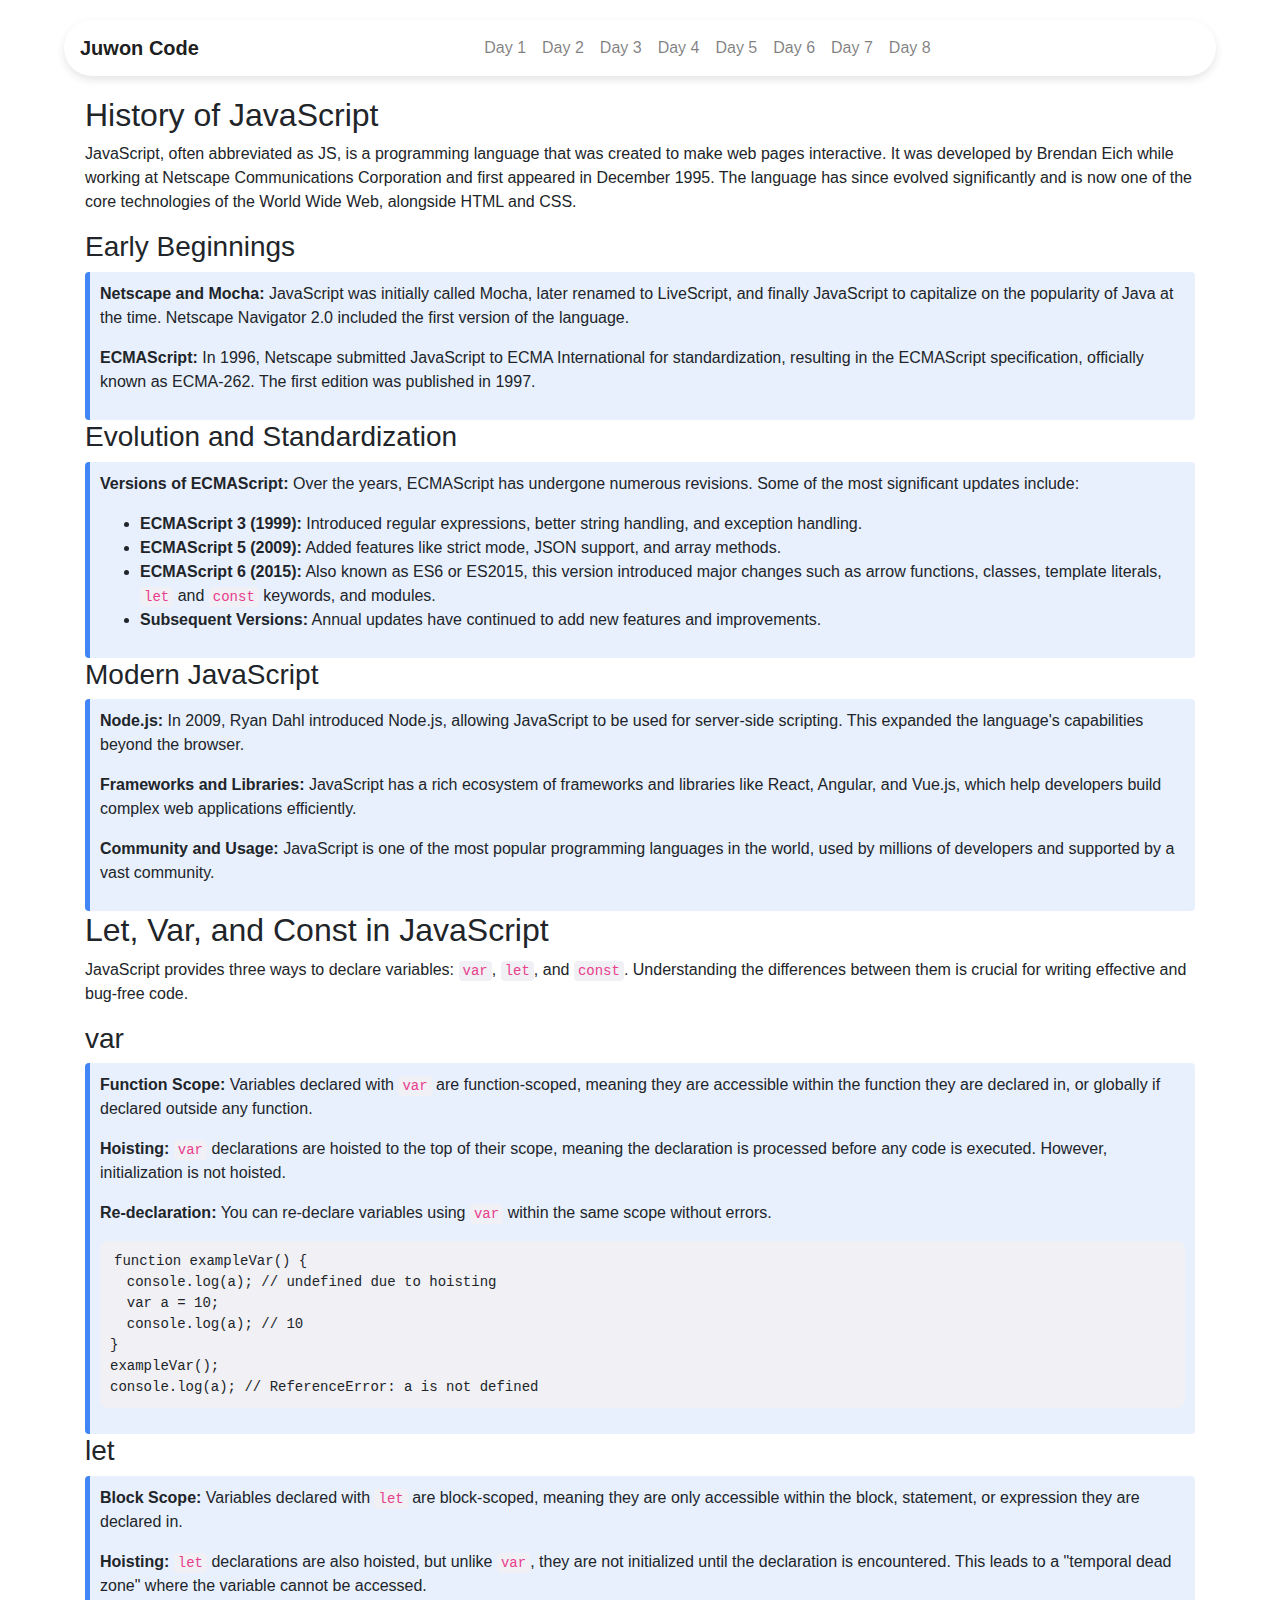
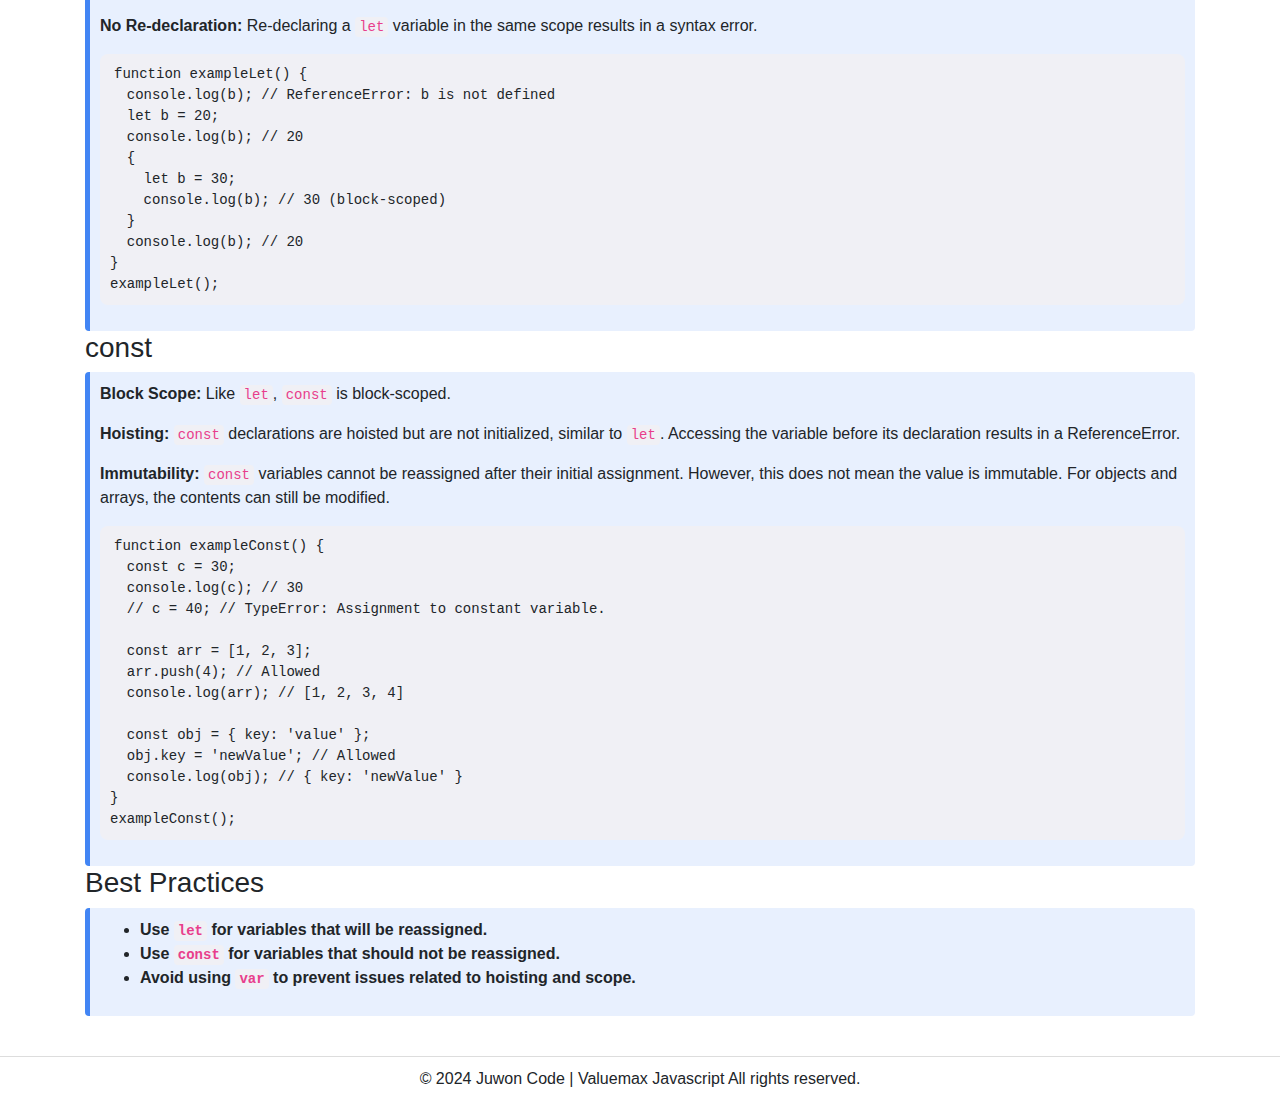
<file: index.html>
<!DOCTYPE html>
<html lang="en">
  <head>
    <meta charset="UTF-8" />
    <meta name="viewport" content="width=device-width, initial-scale=1.0" />
    <title>JavaScript Documentation - Day 1</title>
    <link rel="stylesheet" href="style.css">
    <link
      rel="stylesheet"
      href="https://stackpath.bootstrapcdn.com/bootstrap/4.5.2/css/bootstrap.min.css"
    />
  </head>

  <body>
    <nav class="navbar navbar-expand-lg navbar-light">
      <a class="navbar-brand" href="#">Juwon Code</a>
      <button
        class="navbar-toggler"
        type="button"
        data-toggle="collapse"
        data-target="#navbarNav"
      >
        <span class="navbar-toggler-icon"></span>
      </button>
      <div class="collapse navbar-collapse" id="navbarNav">
        <ul class="navbar-nav mx-auto">
          <li class="nav-item"><a class="nav-link" href="#">Day 1</a></li>
          <li class="nav-item"><a class="nav-link" href="day2.html">Day 2</a></li>
          <li class="nav-item"><a class="nav-link" href="day3.html">Day 3</a></li>
          <li class="nav-item"><a class="nav-link" href=".day4.html">Day 4</a></li>
          <li class="nav-item"><a class="nav-link" href="day5.html">Day 5</a></li>
          <li class="nav-item"><a class="nav-link" href="day6.html">Day 6</a></li>
          <li class="nav-item"><a class="nav-link" href="day7.html">Day 7</a></li>
          <li class="nav-item"><a class="nav-link" href="day8.html">Day 8</a></li>
        </ul>
      </div>
    </nav>

    <div class="container content">
      <h2>History of JavaScript</h2>
      <p>
        JavaScript, often abbreviated as JS, is a programming language that was
        created to make web pages interactive. It was developed by Brendan Eich
        while working at Netscape Communications Corporation and first appeared
        in December 1995. The language has since evolved significantly and is
        now one of the core technologies of the World Wide Web, alongside HTML
        and CSS.
      </p>

      <h3>Early Beginnings</h3>
      <div class="highlight">
        <p>
          <strong>Netscape and Mocha:</strong> JavaScript was initially called
          Mocha, later renamed to LiveScript, and finally JavaScript to
          capitalize on the popularity of Java at the time. Netscape Navigator
          2.0 included the first version of the language.
        </p>
        <p>
          <strong>ECMAScript:</strong> In 1996, Netscape submitted JavaScript to
          ECMA International for standardization, resulting in the ECMAScript
          specification, officially known as ECMA-262. The first edition was
          published in 1997.
        </p>
      </div>

      <h3>Evolution and Standardization</h3>
      <div class="highlight">
        <p>
          <strong>Versions of ECMAScript:</strong> Over the years, ECMAScript
          has undergone numerous revisions. Some of the most significant updates
          include:
        </p>
        <ul>
          <li>
            <strong>ECMAScript 3 (1999):</strong> Introduced regular
            expressions, better string handling, and exception handling.
          </li>
          <li>
            <strong>ECMAScript 5 (2009):</strong> Added features like strict
            mode, JSON support, and array methods.
          </li>
          <li>
            <strong>ECMAScript 6 (2015):</strong> Also known as ES6 or ES2015,
            this version introduced major changes such as arrow functions,
            classes, template literals, <code>let</code> and
            <code>const</code> keywords, and modules.
          </li>
          <li>
            <strong>Subsequent Versions:</strong> Annual updates have continued
            to add new features and improvements.
          </li>
        </ul>
      </div>

      <h3>Modern JavaScript</h3>
      <div class="highlight">
        <p>
          <strong>Node.js:</strong> In 2009, Ryan Dahl introduced Node.js,
          allowing JavaScript to be used for server-side scripting. This
          expanded the language's capabilities beyond the browser.
        </p>
        <p>
          <strong>Frameworks and Libraries:</strong> JavaScript has a rich
          ecosystem of frameworks and libraries like React, Angular, and Vue.js,
          which help developers build complex web applications efficiently.
        </p>
        <p>
          <strong>Community and Usage:</strong> JavaScript is one of the most
          popular programming languages in the world, used by millions of
          developers and supported by a vast community.
        </p>
      </div>

      <h2>Let, Var, and Const in JavaScript</h2>
      <p>
        JavaScript provides three ways to declare variables: <code>var</code>,
        <code>let</code>, and <code>const</code>. Understanding the differences
        between them is crucial for writing effective and bug-free code.
      </p>

      <h3>var</h3>
      <div class="highlight">
        <p>
          <strong>Function Scope:</strong> Variables declared with
          <code>var</code> are function-scoped, meaning they are accessible
          within the function they are declared in, or globally if declared
          outside any function.
        </p>
        <p>
          <strong>Hoisting:</strong> <code>var</code> declarations are hoisted
          to the top of their scope, meaning the declaration is processed before
          any code is executed. However, initialization is not hoisted.
        </p>
        <p>
          <strong>Re-declaration:</strong> You can re-declare variables using
          <code>var</code> within the same scope without errors.
        </p>
        <pre><code>function exampleVar() {
  console.log(a); // undefined due to hoisting
  var a = 10;
  console.log(a); // 10
}
exampleVar();
console.log(a); // ReferenceError: a is not defined</code></pre>
      </div>

      <h3>let</h3>
      <div class="highlight">
        <p>
          <strong>Block Scope:</strong> Variables declared with
          <code>let</code> are block-scoped, meaning they are only accessible
          within the block, statement, or expression they are declared in.
        </p>
        <p>
          <strong>Hoisting:</strong> <code>let</code> declarations are also
          hoisted, but unlike <code>var</code>, they are not initialized until
          the declaration is encountered. This leads to a "temporal dead zone"
          where the variable cannot be accessed.
        </p>
        <p>
          <strong>No Re-declaration:</strong> Re-declaring a
          <code>let</code> variable in the same scope results in a syntax error.
        </p>
        <pre><code>function exampleLet() {
  console.log(b); // ReferenceError: b is not defined
  let b = 20;
  console.log(b); // 20
  {
    let b = 30;
    console.log(b); // 30 (block-scoped)
  }
  console.log(b); // 20
}
exampleLet();</code></pre>
      </div>

      <h3>const</h3>
      <div class="highlight">
        <p>
          <strong>Block Scope:</strong> Like <code>let</code>,
          <code>const</code> is block-scoped.
        </p>
        <p>
          <strong>Hoisting:</strong> <code>const</code> declarations are hoisted
          but are not initialized, similar to <code>let</code>. Accessing the
          variable before its declaration results in a ReferenceError.
        </p>
        <p>
          <strong>Immutability:</strong> <code>const</code> variables cannot be
          reassigned after their initial assignment. However, this does not mean
          the value is immutable. For objects and arrays, the contents can still
          be modified.
        </p>
        <pre><code>function exampleConst() {
  const c = 30;
  console.log(c); // 30
  // c = 40; // TypeError: Assignment to constant variable.

  const arr = [1, 2, 3];
  arr.push(4); // Allowed
  console.log(arr); // [1, 2, 3, 4]

  const obj = { key: 'value' };
  obj.key = 'newValue'; // Allowed
  console.log(obj); // { key: 'newValue' }
}
exampleConst();</code></pre>
      </div>

      <h3>Best Practices</h3>
      <div class="highlight">
        <ul>
          <li>
            <strong
              >Use <code>let</code> for variables that will be
              reassigned.</strong
            >
          </li>
          <li>
            <strong
              >Use <code>const</code> for variables that should not be
              reassigned.</strong
            >
          </li>
          <li>
            <strong
              >Avoid using <code>var</code> to prevent issues related to
              hoisting and scope.</strong
            >
          </li>
        </ul>
      </div>
    </div>

    <div class="footer">
      &copy; 2024 Juwon Code | Valuemax Javascript  All rights reserved.
    </div>

    <script src="https://code.jquery.com/jquery-3.5.1.slim.min.js"></script>
    <script src="https://cdn.jsdelivr.net/npm/@popperjs/core@2.5.4/dist/umd/popper.min.js"></script>
    <script src="https://stackpath.bootstrapcdn.com/bootstrap/4.5.2/js/bootstrap.min.js"></script>
  </body>
</html>
</file>
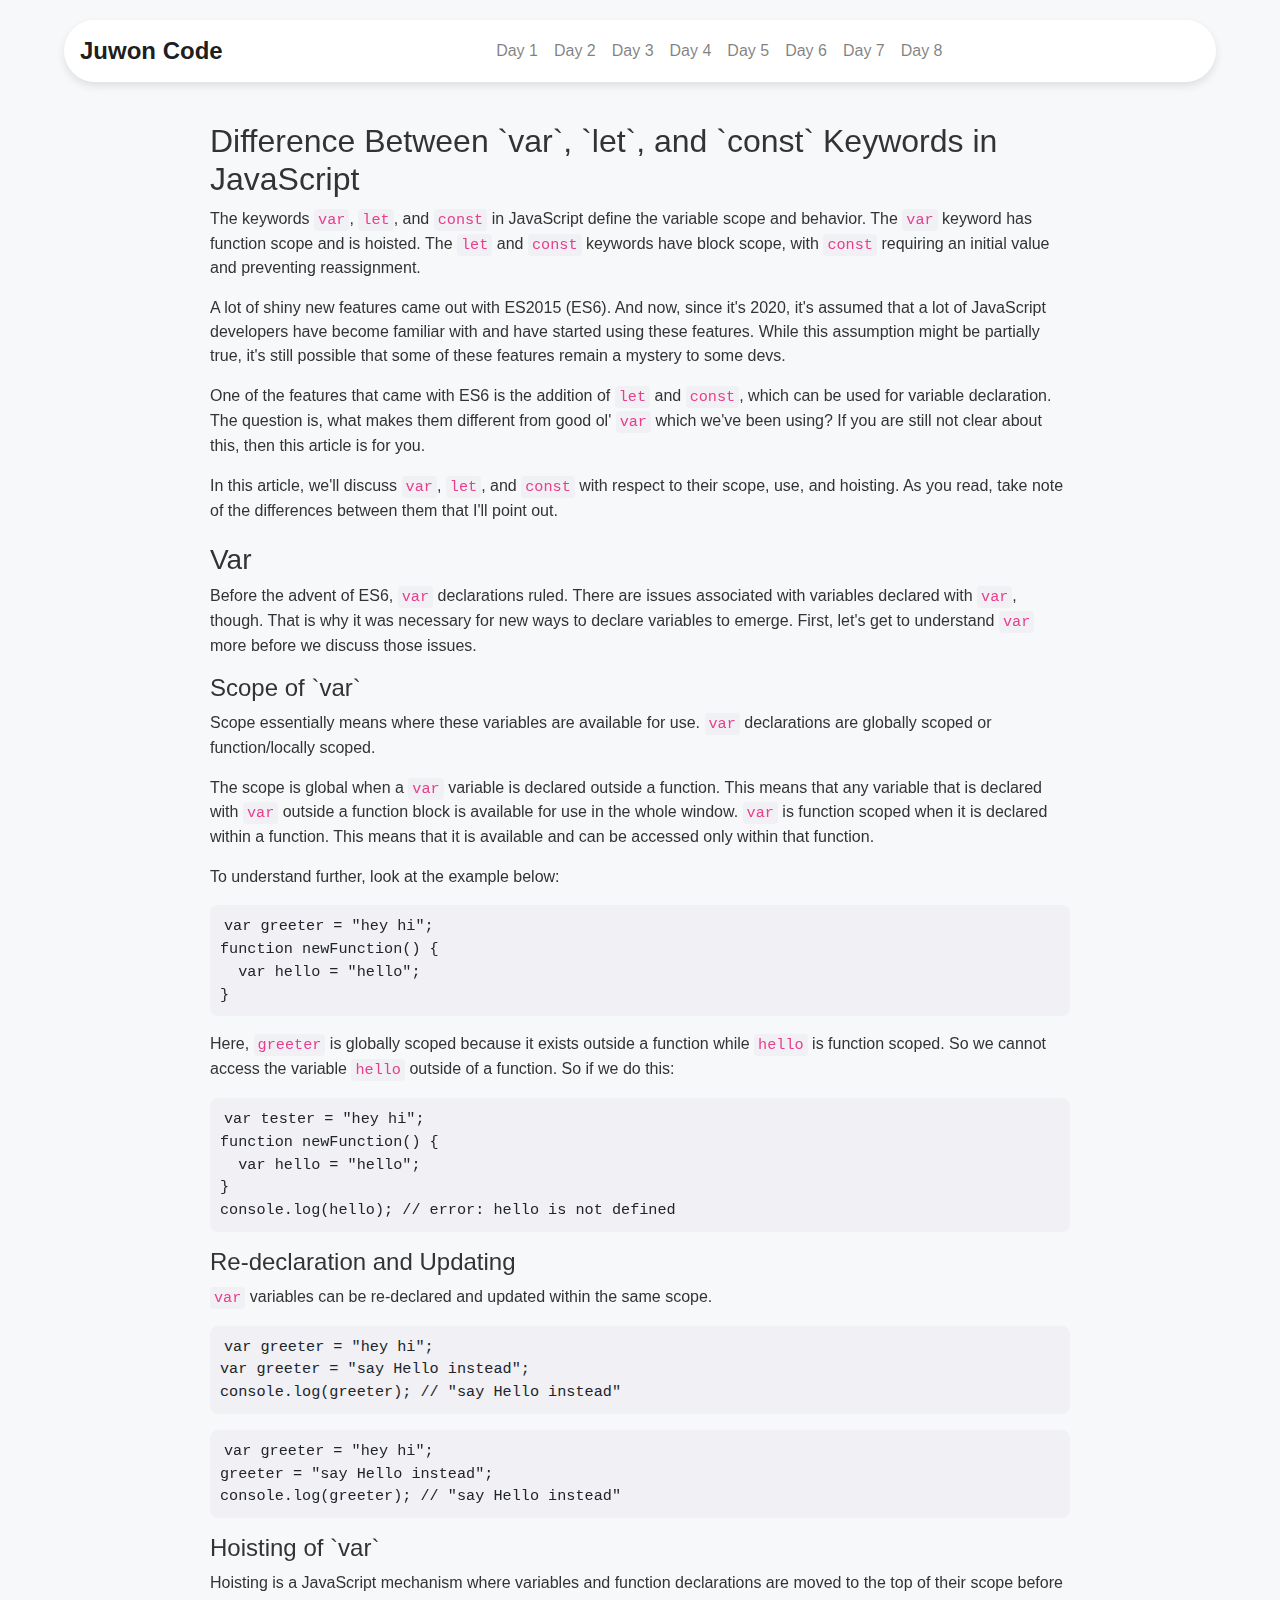
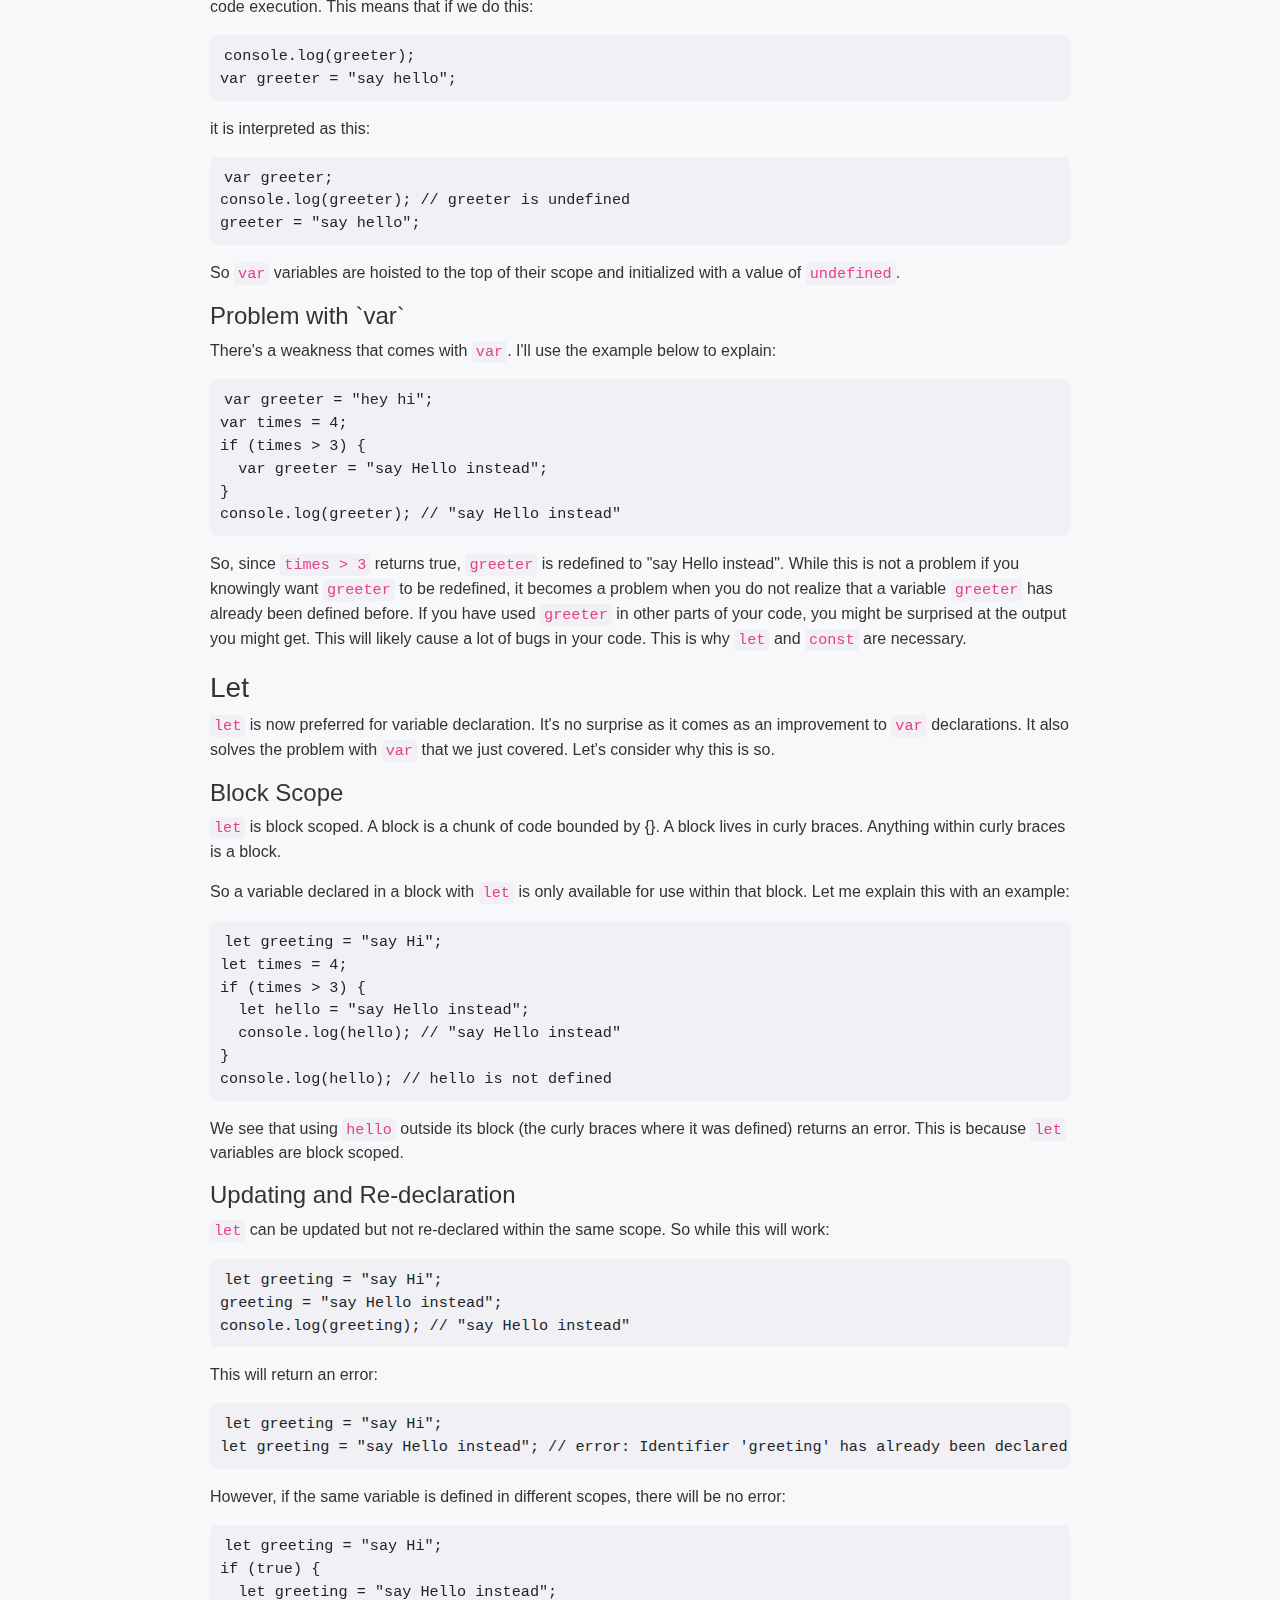
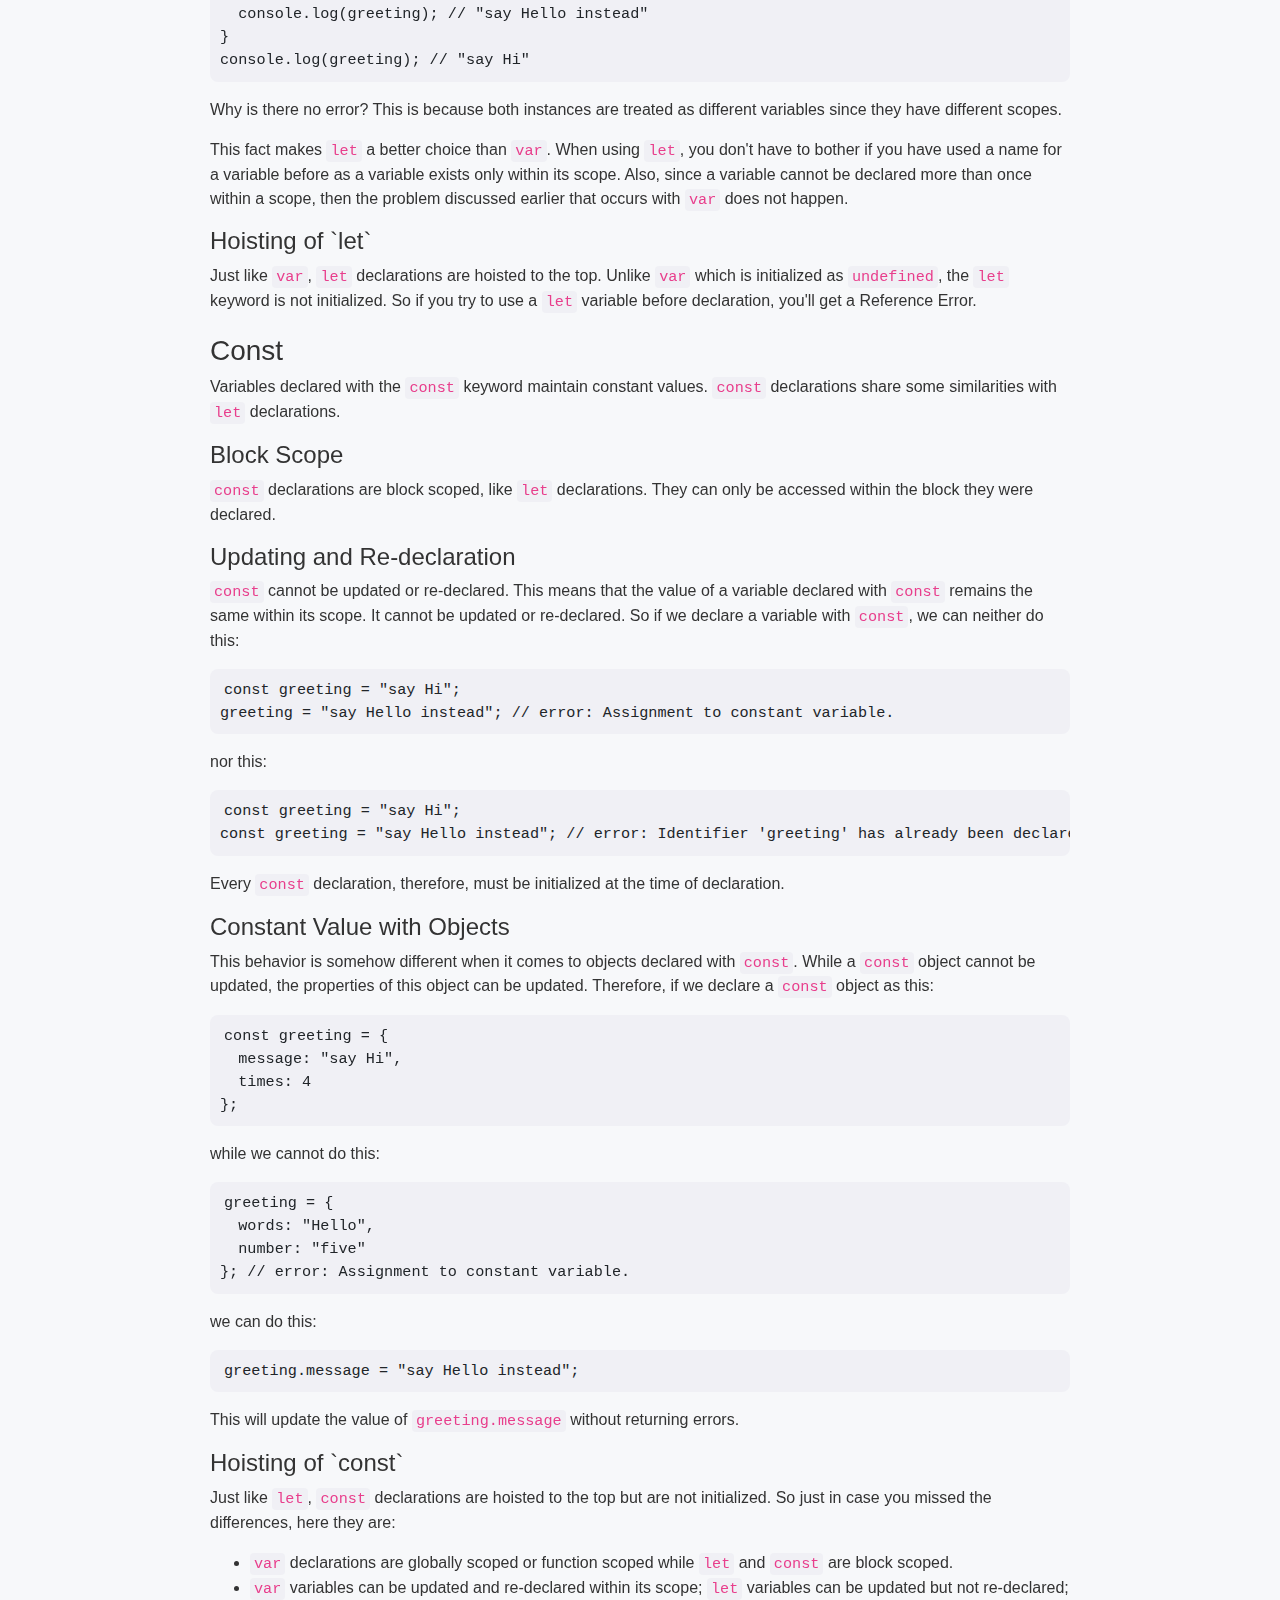
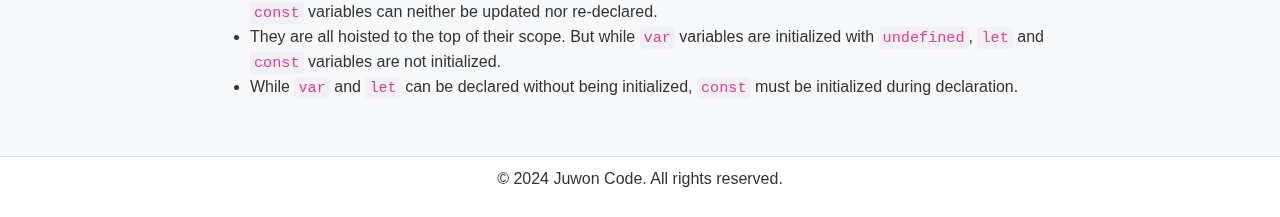
<file: day2.html>
<!DOCTYPE html>
<html lang="en">
  <head>
    <meta charset="UTF-8" />
    <meta name="viewport" content="width=device-width, initial-scale=1.0" />
    <title>JavaScript Documentation - Variables</title>
    <link rel="stylesheet" href="day2.css">
    <link
      rel="stylesheet"
      href="https://stackpath.bootstrapcdn.com/bootstrap/4.5.2/css/bootstrap.min.css"
    />
    <style>
      body {
        font-family: -apple-system, BlinkMacSystemFont, "Segoe UI", Roboto, "Helvetica Neue", Arial, sans-serif;
        background-color: #f7f8fa;
        color: #333;
      }

      .navbar {
        background-color: #ffffff;
        border-radius: 50px;
        box-shadow: 0 4px 8px rgba(0, 0, 0, 0.1);
        margin-top: 20px;
        max-width: 100%;
        width: 90%;
        margin-left: auto;
        margin-right: auto;
      }

      .navbar-brand {
        font-weight: bold;
        color: #333;
        font-size: 1.5em;
      }

      .navbar-nav {
        margin: auto;
      }

      .navbar-nav .nav-link {
        color: #333;
        font-weight: 500;
      }

      .content {
        padding: 20px;
        max-width: 900px;
        margin: 0 auto;
      }

      h2, h3 {
        margin-top: 20px;
      }

      code {
        background-color: #f0f0f5;
        padding: 2px 4px;
        border-radius: 4px;
        font-size: 0.95em;
      }

      pre {
        background-color: #f0f0f5;
        padding: 10px;
        border-radius: 8px;
        font-size: 0.95em;
        overflow-x: auto;
      }

      .highlight {
        background-color: #e8f0fe;
        border-left: 5px solid #4285f4;
        padding: 10px;
        border-radius: 4px;
        margin-top: 10px;
      }

      .footer {
        text-align: center;
        padding: 10px;
        margin-top: 20px;
        background-color: #ffffff;
        border-top: 1px solid #dddddd;
      }
    </style>
  </head>
  <body>
    <nav class="navbar navbar-expand-lg navbar-light">
      <a class="navbar-brand" href="#">Juwon Code</a>
      <button class="navbar-toggler" type="button" data-toggle="collapse" data-target="#navbarNav">
        <span class="navbar-toggler-icon"></span>
      </button>
      <div class="collapse navbar-collapse" id="navbarNav">
        <ul class="navbar-nav mx-auto">
          <li class="nav-item"><a class="nav-link" href="index.html">Day 1</a></li>
          <li class="nav-item"><a class="nav-link" href="day2.html">Day 2</a></li>
          <li class="nav-item"><a class="nav-link" href="day3.html">Day 3</a></li>
          <li class="nav-item"><a class="nav-link" href="day4.html">Day 4</a></li>
          <li class="nav-item"><a class="nav-link" href="day5.html">Day 5</a></li>
          <li class="nav-item"><a class="nav-link" href="day6.html">Day 6</a></li>
          <li class="nav-item"><a class="nav-link" href="day7.html">Day 7</a></li>
          <li class="nav-item"><a class="nav-link" href="day8.html">Day 8</a></li>
        </ul>
      </div>
    </nav>

    <div class="container content">
      <h2>Difference Between `var`, `let`, and `const` Keywords in JavaScript</h2>
      <p>The keywords <code>var</code>, <code>let</code>, and <code>const</code> in JavaScript define the variable scope and behavior. The <code>var</code> keyword has function scope and is hoisted. The <code>let</code> and <code>const</code> keywords have block scope, with <code>const</code> requiring an initial value and preventing reassignment.</p>

      <p>A lot of shiny new features came out with ES2015 (ES6). And now, since it's 2020, it's assumed that a lot of JavaScript developers have become familiar with and have started using these features. While this assumption might be partially true, it's still possible that some of these features remain a mystery to some devs.</p>

      <p>One of the features that came with ES6 is the addition of <code>let</code> and <code>const</code>, which can be used for variable declaration. The question is, what makes them different from good ol' <code>var</code> which we've been using? If you are still not clear about this, then this article is for you.</p>

      <p>In this article, we'll discuss <code>var</code>, <code>let</code>, and <code>const</code> with respect to their scope, use, and hoisting. As you read, take note of the differences between them that I'll point out.</p>

      <h3>Var</h3>
      <p>Before the advent of ES6, <code>var</code> declarations ruled. There are issues associated with variables declared with <code>var</code>, though. That is why it was necessary for new ways to declare variables to emerge. First, let's get to understand <code>var</code> more before we discuss those issues.</p>

      <h4>Scope of `var`</h4>
      <p>Scope essentially means where these variables are available for use. <code>var</code> declarations are globally scoped or function/locally scoped.</p>
      <p>The scope is global when a <code>var</code> variable is declared outside a function. This means that any variable that is declared with <code>var</code> outside a function block is available for use in the whole window. <code>var</code> is function scoped when it is declared within a function. This means that it is available and can be accessed only within that function.</p>
      <p>To understand further, look at the example below:</p>
      <pre><code>var greeter = "hey hi";
function newFunction() {
  var hello = "hello";
}</code></pre>
      <p>Here, <code>greeter</code> is globally scoped because it exists outside a function while <code>hello</code> is function scoped. So we cannot access the variable <code>hello</code> outside of a function. So if we do this:</p>
      <pre><code>var tester = "hey hi";
function newFunction() {
  var hello = "hello";
}
console.log(hello); // error: hello is not defined</code></pre>

      <h4>Re-declaration and Updating</h4>
      <p><code>var</code> variables can be re-declared and updated within the same scope.</p>
      <pre><code>var greeter = "hey hi";
var greeter = "say Hello instead";
console.log(greeter); // "say Hello instead"</code></pre>
      <pre><code>var greeter = "hey hi";
greeter = "say Hello instead";
console.log(greeter); // "say Hello instead"</code></pre>

      <h4>Hoisting of `var`</h4>
      <p>Hoisting is a JavaScript mechanism where variables and function declarations are moved to the top of their scope before code execution. This means that if we do this:</p>
      <pre><code>console.log(greeter);
var greeter = "say hello";</code></pre>
      <p>it is interpreted as this:</p>
      <pre><code>var greeter;
console.log(greeter); // greeter is undefined
greeter = "say hello";</code></pre>
      <p>So <code>var</code> variables are hoisted to the top of their scope and initialized with a value of <code>undefined</code>.</p>

      <h4>Problem with `var`</h4>
      <p>There's a weakness that comes with <code>var</code>. I'll use the example below to explain:</p>
      <pre><code>var greeter = "hey hi";
var times = 4;
if (times > 3) {
  var greeter = "say Hello instead";
}
console.log(greeter); // "say Hello instead"</code></pre>
      <p>So, since <code>times > 3</code> returns true, <code>greeter</code> is redefined to "say Hello instead". While this is not a problem if you knowingly want <code>greeter</code> to be redefined, it becomes a problem when you do not realize that a variable <code>greeter</code> has already been defined before. If you have used <code>greeter</code> in other parts of your code, you might be surprised at the output you might get. This will likely cause a lot of bugs in your code. This is why <code>let</code> and <code>const</code> are necessary.</p>

      <h3>Let</h3>
      <p><code>let</code> is now preferred for variable declaration. It's no surprise as it comes as an improvement to <code>var</code> declarations. It also solves the problem with <code>var</code> that we just covered. Let's consider why this is so.</p>

      <h4>Block Scope</h4>
      <p><code>let</code> is block scoped. A block is a chunk of code bounded by {}. A block lives in curly braces. Anything within curly braces is a block.</p>
      <p>So a variable declared in a block with <code>let</code> is only available for use within that block. Let me explain this with an example:</p>
      <pre><code>let greeting = "say Hi";
let times = 4;
if (times > 3) {
  let hello = "say Hello instead";
  console.log(hello); // "say Hello instead"
}
console.log(hello); // hello is not defined</code></pre>
      <p>We see that using <code>hello</code> outside its block (the curly braces where it was defined) returns an error. This is because <code>let</code> variables are block scoped.</p>

      <h4>Updating and Re-declaration</h4>
      <p><code>let</code> can be updated but not re-declared within the same scope. So while this will work:</p>
      <pre><code>let greeting = "say Hi";
greeting = "say Hello instead";
console.log(greeting); // "say Hello instead"</code></pre>
      <p>This will return an error:</p>
      <pre><code>let greeting = "say Hi";
let greeting = "say Hello instead"; // error: Identifier 'greeting' has already been declared</code></pre>
      <p>However, if the same variable is defined in different scopes, there will be no error:</p>
      <pre><code>let greeting = "say Hi";
if (true) {
  let greeting = "say Hello instead";
  console.log(greeting); // "say Hello instead"
}
console.log(greeting); // "say Hi"</code></pre>
      <p>Why is there no error? This is because both instances are treated as different variables since they have different scopes.</p>
      <p>This fact makes <code>let</code> a better choice than <code>var</code>. When using <code>let</code>, you don't have to bother if you have used a name for a variable before as a variable exists only within its scope. Also, since a variable cannot be declared more than once within a scope, then the problem discussed earlier that occurs with <code>var</code> does not happen.</p>

      <h4>Hoisting of `let`</h4>
      <p>Just like <code>var</code>, <code>let</code> declarations are hoisted to the top. Unlike <code>var</code> which is initialized as <code>undefined</code>, the <code>let</code> keyword is not initialized. So if you try to use a <code>let</code> variable before declaration, you'll get a Reference Error.</p>

      <h3>Const</h3>
      <p>Variables declared with the <code>const</code> keyword maintain constant values. <code>const</code> declarations share some similarities with <code>let</code> declarations.</p>

      <h4>Block Scope</h4>
      <p><code>const</code> declarations are block scoped, like <code>let</code> declarations. They can only be accessed within the block they were declared.</p>

      <h4>Updating and Re-declaration</h4>
      <p><code>const</code> cannot be updated or re-declared. This means that the value of a variable declared with <code>const</code> remains the same within its scope. It cannot be updated or re-declared. So if we declare a variable with <code>const</code>, we can neither do this:</p>
      <pre><code>const greeting = "say Hi";
greeting = "say Hello instead"; // error: Assignment to constant variable.</code></pre>
      <p>nor this:</p>
      <pre><code>const greeting = "say Hi";
const greeting = "say Hello instead"; // error: Identifier 'greeting' has already been declared</code></pre>
      <p>Every <code>const</code> declaration, therefore, must be initialized at the time of declaration.</p>

      <h4>Constant Value with Objects</h4>
      <p>This behavior is somehow different when it comes to objects declared with <code>const</code>. While a <code>const</code> object cannot be updated, the properties of this object can be updated. Therefore, if we declare a <code>const</code> object as this:</p>
      <pre><code>const greeting = {
  message: "say Hi",
  times: 4
};</code></pre>
      <p>while we cannot do this:</p>
      <pre><code>greeting = {
  words: "Hello",
  number: "five"
}; // error: Assignment to constant variable.</code></pre>
      <p>we can do this:</p>
      <pre><code>greeting.message = "say Hello instead";</code></pre>
      <p>This will update the value of <code>greeting.message</code> without returning errors.</p>

      <h4>Hoisting of `const`</h4>
      <p>Just like <code>let</code>, <code>const</code> declarations are hoisted to the top but are not initialized. So just in case you missed the differences, here they are:</p>
      <ul>
        <li><code>var</code> declarations are globally scoped or function scoped while <code>let</code> and <code>const</code> are block scoped.</li>
        <li><code>var</code> variables can be updated and re-declared within its scope; <code>let</code> variables can be updated but not re-declared; <code>const</code> variables can neither be updated nor re-declared.</li>
        <li>They are all hoisted to the top of their scope. But while <code>var</code> variables are initialized with <code>undefined</code>, <code>let</code> and <code>const</code> variables are not initialized.</li>
        <li>While <code>var</code> and <code>let</code> can be declared without being initialized, <code>const</code> must be initialized during declaration.</li>
      </ul>
    </div>

    <footer class="footer">
      <p>&copy; 2024 Juwon Code. All rights reserved.</p>
    </footer>

    <script src="https://code.jquery.com/jquery-3.5.1.slim.min.js"></script>
    <script src="https://cdn.jsdelivr.net/npm/@popperjs/core@2.9.1/dist/umd/popper.min.js"></script>
    <script src="https://stackpath.bootstrapcdn.com/bootstrap/4.5.2/js/bootstrap.min.js"></script>
  </body>
</html>
</file>
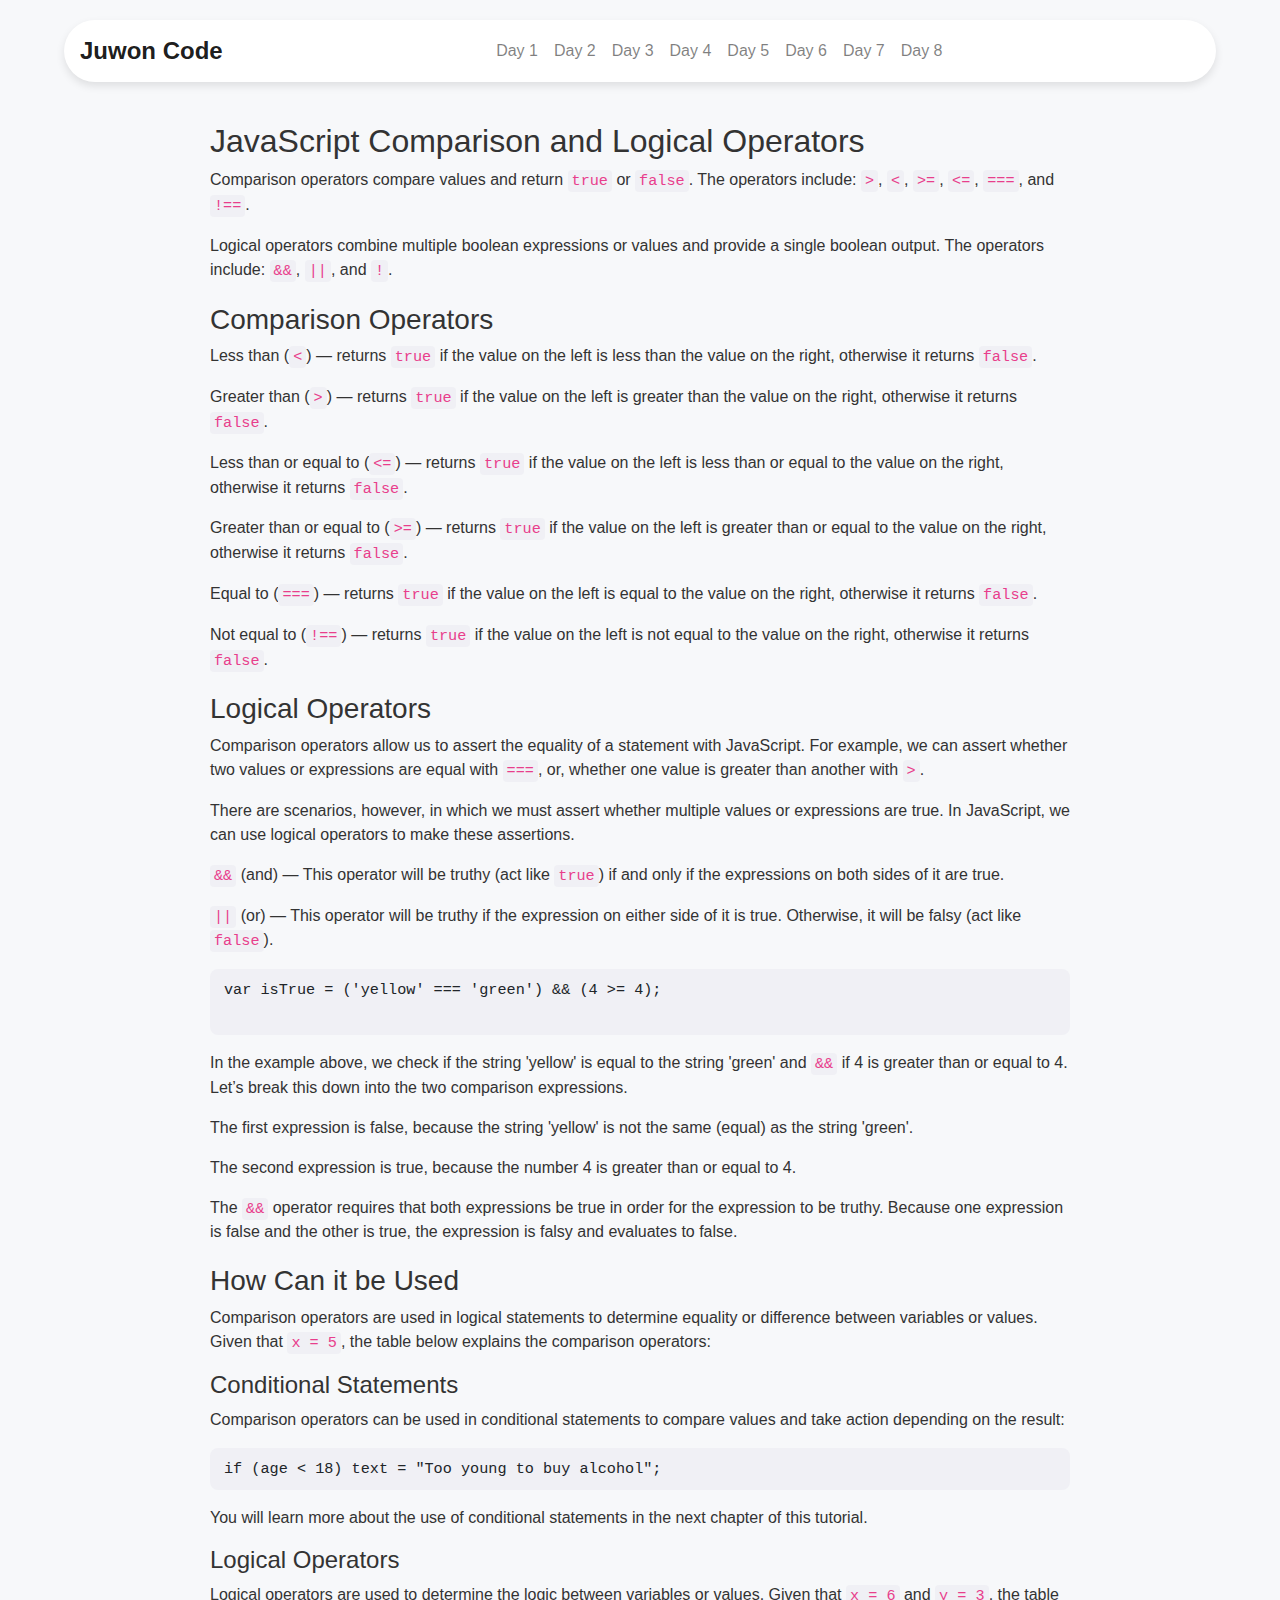
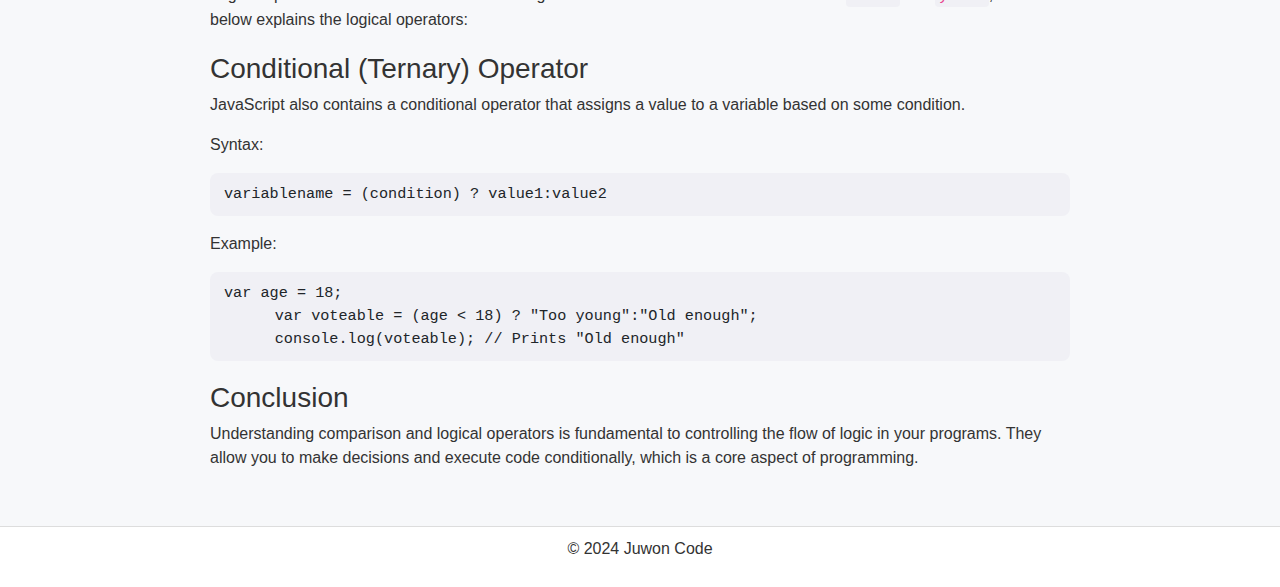
<file: day4.html>
<!DOCTYPE html>
<html lang="en">
  <head>
    <meta charset="UTF-8" />
    <meta name="viewport" content="width=device-width, initial-scale=1.0" />
    <title>JavaScript Documentation - Comparison and Logical Operators</title>
    <link
      rel="stylesheet"
      href="https://stackpath.bootstrapcdn.com/bootstrap/4.5.2/css/bootstrap.min.css"
    />
    <style>
      body {
        font-family: -apple-system, BlinkMacSystemFont, "Segoe UI", Roboto, "Helvetica Neue", Arial, sans-serif;
        background-color: #f7f8fa;
        color: #333;
      }

      .navbar {
        background-color: #ffffff;
        border-radius: 50px;
        box-shadow: 0 4px 8px rgba(0, 0, 0, 0.1);
        margin-top: 20px;
        max-width: 100%;
        width: 90%;
        margin-left: auto;
        margin-right: auto;
      }

      .navbar-brand {
        font-weight: bold;
        color: #333;
        font-size: 1.5em;
      }

      .navbar-nav {
        margin: auto;
      }

      .navbar-nav .nav-link {
        color: #333;
        font-weight: 500;
      }

      .content {
        padding: 20px;
        max-width: 900px;
        margin: 0 auto;
      }

      h2, h3 {
        margin-top: 20px;
      }

      code {
        background-color: #f0f0f5;
        padding: 2px 4px;
        border-radius: 4px;
        font-size: 0.95em;
      }

      pre {
        background-color: #f0f0f5;
        padding: 10px;
        border-radius: 8px;
        font-size: 0.95em;
        overflow-x: auto;
      }

      .highlight {
        background-color: #e8f0fe;
        border-left: 5px solid #4285f4;
        padding: 10px;
        border-radius: 4px;
        margin-top: 10px;
      }

      .footer {
        text-align: center;
        padding: 10px;
        margin-top: 20px;
        background-color: #ffffff;
        border-top: 1px solid #dddddd;
      }
    </style>
  </head>
  <body>
    <nav class="navbar navbar-expand-lg navbar-light">
      <a class="navbar-brand" href="#">Juwon Code</a>
      <button class="navbar-toggler" type="button" data-toggle="collapse" data-target="#navbarNav">
        <span class="navbar-toggler-icon"></span>
      </button>
      <div class="collapse navbar-collapse" id="navbarNav">
        <ul class="navbar-nav mx-auto">
          <li class="nav-item"><a class="nav-link" href="index.html">Day 1</a></li>
          <li class="nav-item"><a class="nav-link" href="day2.html">Day 2</a></li>
          <li class="nav-item"><a class="nav-link" href="day3.html">Day 3</a></li>
          <li class="nav-item"><a class="nav-link" href="day4.html">Day 4</a></li>
          <li class="nav-item"><a class="nav-link" href="day5.html">Day 5</a></li>
          <li class="nav-item"><a class="nav-link" href="day6.html">Day 6</a></li>
          <li class="nav-item"><a class="nav-link" href="day7.html">Day 7</a></li>
          <li class="nav-item"><a class="nav-link" href="day8.html">Day 8</a></li>
        </ul>
      </div>
    </nav>

    <div class="container content">
      <h2>JavaScript Comparison and Logical Operators</h2>
      <p>Comparison operators compare values and return <code>true</code> or <code>false</code>. The operators include: <code>&gt;</code>, <code>&lt;</code>, <code>&gt;=</code>, <code>&lt;=</code>, <code>===</code>, and <code>!==</code>.</p>
      <p>Logical operators combine multiple boolean expressions or values and provide a single boolean output. The operators include: <code>&amp;&amp;</code>, <code>||</code>, and <code>!</code>.</p>

      <h3>Comparison Operators</h3>
      <p>Less than (<code>&lt;</code>) — returns <code>true</code> if the value on the left is less than the value on the right, otherwise it returns <code>false</code>.</p>
      <p>Greater than (<code>&gt;</code>) — returns <code>true</code> if the value on the left is greater than the value on the right, otherwise it returns <code>false</code>.</p>
      <p>Less than or equal to (<code>&lt;=</code>) — returns <code>true</code> if the value on the left is less than or equal to the value on the right, otherwise it returns <code>false</code>.</p>
      <p>Greater than or equal to (<code>&gt;=</code>) — returns <code>true</code> if the value on the left is greater than or equal to the value on the right, otherwise it returns <code>false</code>.</p>
      <p>Equal to (<code>===</code>) — returns <code>true</code> if the value on the left is equal to the value on the right, otherwise it returns <code>false</code>.</p>
      <p>Not equal to (<code>!==</code>) — returns <code>true</code> if the value on the left is not equal to the value on the right, otherwise it returns <code>false</code>.</p>

      <h3>Logical Operators</h3>
      <p>Comparison operators allow us to assert the equality of a statement with JavaScript. For example, we can assert whether two values or expressions are equal with <code>===</code>, or, whether one value is greater than another with <code>&gt;</code>.</p>
      <p>There are scenarios, however, in which we must assert whether multiple values or expressions are true. In JavaScript, we can use logical operators to make these assertions.</p>

      <p><code>&amp;&amp;</code> (and) — This operator will be truthy (act like <code>true</code>) if and only if the expressions on both sides of it are true.</p>
      <p><code>||</code> (or) — This operator will be truthy if the expression on either side of it is true. Otherwise, it will be falsy (act like <code>false</code>).</p>

      <pre><code>var isTrue = ('yellow' === 'green') &amp;&amp; (4 &gt;= 4);
      </code></pre>

      <p>In the example above, we check if the string 'yellow' is equal to the string 'green' and <code>&amp;&amp;</code> if 4 is greater than or equal to 4. Let’s break this down into the two comparison expressions.</p>
      <p>The first expression is false, because the string 'yellow' is not the same (equal) as the string 'green'.</p>
      <p>The second expression is true, because the number 4 is greater than or equal to 4.</p>
      <p>The <code>&amp;&amp;</code> operator requires that both expressions be true in order for the expression to be truthy. Because one expression is false and the other is true, the expression is falsy and evaluates to false.</p>

      <h3>How Can it be Used</h3>
      <p>Comparison operators are used in logical statements to determine equality or difference between variables or values. Given that <code>x = 5</code>, the table below explains the comparison operators:</p>

      <h4>Conditional Statements</h4>
      <p>Comparison operators can be used in conditional statements to compare values and take action depending on the result:</p>

      <pre><code>if (age &lt; 18) text = "Too young to buy alcohol";</code></pre>
      <p>You will learn more about the use of conditional statements in the next chapter of this tutorial.</p>

      <h4>Logical Operators</h4>
      <p>Logical operators are used to determine the logic between variables or values. Given that <code>x = 6</code> and <code>y = 3</code>, the table below explains the logical operators:</p>

      <h3>Conditional (Ternary) Operator</h3>
      <p>JavaScript also contains a conditional operator that assigns a value to a variable based on some condition.</p>
      <p>Syntax:</p>
      <pre><code>variablename = (condition) ? value1:value2</code></pre>

      <p>Example:</p>
      <pre><code>var age = 18;
      var voteable = (age &lt; 18) ? "Too young":"Old enough";
      console.log(voteable); // Prints "Old enough"</code></pre>

      <h3>Conclusion</h3>
      <p>Understanding comparison and logical operators is fundamental to controlling the flow of logic in your programs. They allow you to make decisions and execute code conditionally, which is a core aspect of programming.</p>
    </div>

    <div class="footer">
      <p>&copy; 2024 Juwon Code</p>
    </div>
    <script src="https://code.jquery.com/jquery-3.5.1.slim.min.js"></script>
    <script src="https://cdn.jsdelivr.net/npm/@popperjs/core@2.9.2/dist/umd/popper.min.js"></script>
     <script src="https://stackpath.bootstrapcdn.com/bootstrap/4.5.2/js/bootstrap.min.js"></script>
  </body>
</html>
</file>
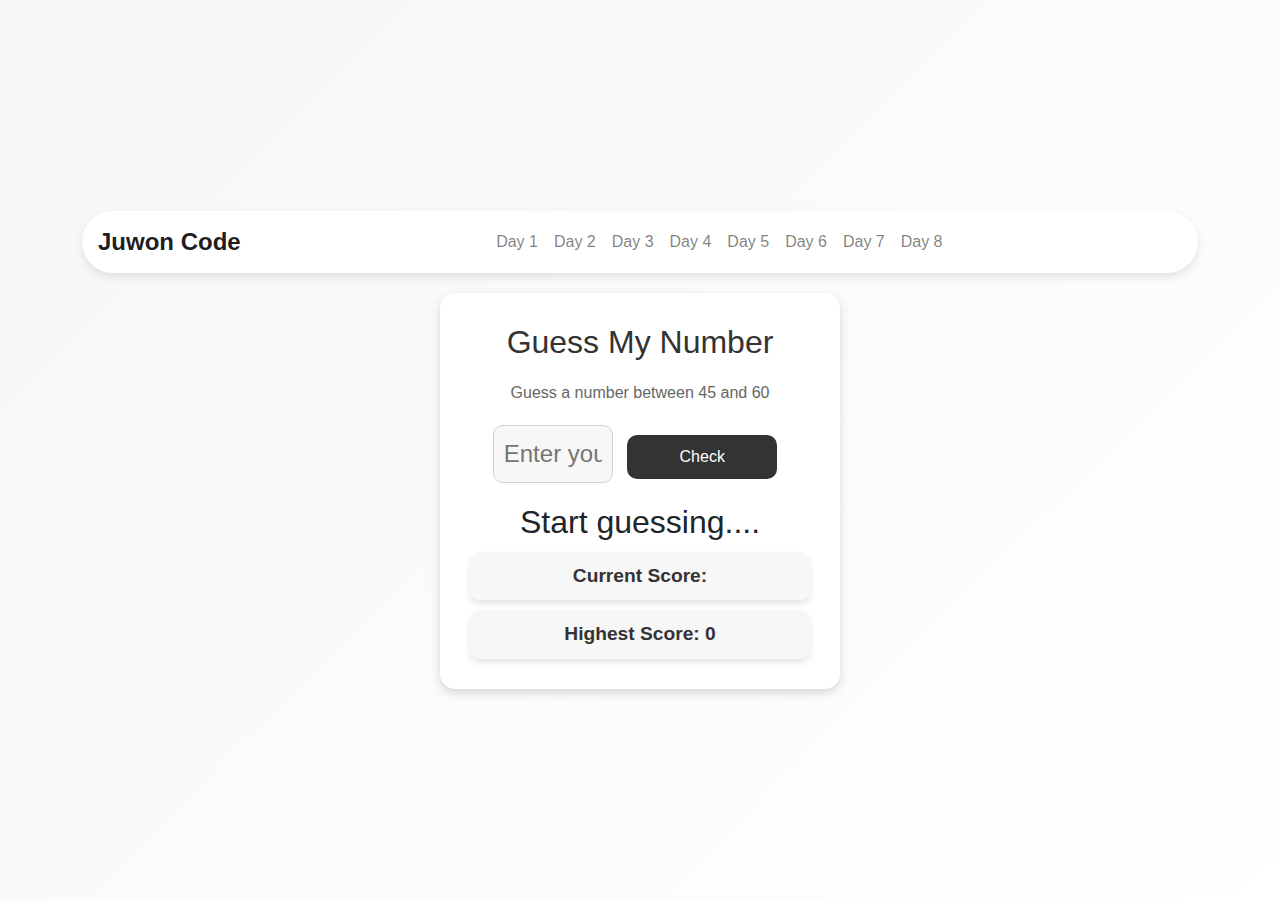
<file: day7.html>
<!DOCTYPE html>
<html lang="en">
  <head>
    <meta charset="UTF-8" />
    <meta name="viewport" content="width=device-width, initial-scale=1.0" />
    <title>Guess My Number</title>
    <link
      rel="stylesheet"
      href="https://stackpath.bootstrapcdn.com/bootstrap/4.5.2/css/bootstrap.min.css"
    />
    <style>
      body {
        font-family: -apple-system, BlinkMacSystemFont, "Segoe UI", Roboto,
          "Helvetica Neue", Arial, sans-serif;
        background: linear-gradient(135deg, #f6f6f6 0%, #ffffff 100%);
        min-height: 100vh;
        display: flex;
        flex-direction: column;
        align-items: center;
        justify-content: center;
        margin: 0;
        padding: 20px;
      }

      .navbar {
        background-color: #ffffff;
        border-radius: 50px;
        box-shadow: 0 4px 8px rgba(0, 0, 0, 0.1);
        margin-bottom: 20px;
        width: 90%;
        max-width: 1200px;
      }

      .navbar-brand {
        font-weight: bold;
        color: #333;
        font-size: 1.5em;
      }

      .navbar-nav .nav-link {
        color: #333;
        font-weight: 500;
      }

      .container {
        background-color: #ffffff;
        padding: 30px;
        border-radius: 15px;
        box-shadow: 0 4px 10px rgba(0, 0, 0, 0.15);
        text-align: center;
        width: 90%;
        max-width: 400px;
      }

      .heading {
        font-size: 2rem;
        color: #333;
        margin-bottom: 20px;
      }

      .instruction {
        font-size: 1rem;
        color: #666;
        margin-bottom: 20px;
      }

      input[type="text"] {
        font-size: 1.5rem;
        padding: 10px;
        width: 100%;
        max-width: 120px;
        text-align: center;
        border-radius: 10px;
        border: 1px solid #d1d1d1;
        background-color: #f7f7f7;
        margin-bottom: 20px;
      }

      button {
        font-size: 1rem;
        padding: 10px 20px;
        margin: 10px;
        border: none;
        cursor: pointer;
        background-color: #333;
        color: #ffffff;
        border-radius: 10px;
        transition: background-color 0.3s;
        width: 100%;
        max-width: 150px;
      }

      button:hover {
        background-color: #555;
      }

      .result {
        margin-top: 20px;
        font-size: 1.5rem;
      }

      .highest-score {
        font-size: 1.2rem;
        margin-top: 10px;
        color: #333;
        font-weight: bold;
        background-color: #f7f7f7;
        padding: 10px;
        border-radius: 10px;
        box-shadow: 0 4px 6px rgba(0, 0, 0, 0.1);
      }

      .current-score {
        font-size: 1.2rem;
        margin-top: 10px;
        color: #333;
        font-weight: bold;
        background-color: #f7f7f7;
        padding: 10px;
        border-radius: 10px;
        box-shadow: 0 4px 6px rgba(0, 0, 0, 0.1);
      }

      @media (max-width: 768px) {
        .container {
          width: 90%;
          padding: 20px;
        }

        .heading {
          font-size: 1.5rem;
        }

        input[type="text"] {
          font-size: 1.2rem;
          width: 80%;
        }

        button {
          font-size: 1rem;
          padding: 10px;
          width: 45%;
          margin: 5px;
        }

        .result {
          font-size: 1.2rem;
        }

        .navbar {
          border-radius: 0;
          width: 100%;
        }
      }
    </style>
  </head>
  <body>
    <nav class="navbar navbar-expand-lg navbar-light">
      <a class="navbar-brand" href="#">Juwon Code</a>
      <button
        class="navbar-toggler"
        type="button"
        data-toggle="collapse"
        data-target="#navbarNav"
      >
        <span class="navbar-toggler-icon"></span>
      </button>
      <div class="collapse navbar-collapse" id="navbarNav">
        <ul class="navbar-nav mx-auto">
          <li class="nav-item">
            <a class="nav-link" href="index.html">Day 1</a>
          </li>
          <li class="nav-item">
            <a class="nav-link" href="day2.html">Day 2</a>
          </li>
          <li class="nav-item">
            <a class="nav-link" href="day3.html">Day 3</a>
          </li>
          <li class="nav-item">
            <a class="nav-link" href="day4.html">Day 4</a>
          </li>
          <li class="nav-item">
            <a class="nav-link" href="day5.html">Day 5</a>
          </li>
          <li class="nav-item">
            <a class="nav-link" href="day6.html">Day 6</a>
          </li>
          <li class="nav-item">
            <a class="nav-link" href="day7.html">Day 7</a>
          </li>
          <li class="nav-item">
            <a class="nav-link" href="day8.html">Day 8</a>
          </li>
        </ul>
      </div>
    </nav>

    <div class="container">
      <h1 class="heading">Guess My Number</h1>
      <p class="instruction">Guess a number between 45 and 60</p>
      <input type="text" id="myinput" placeholder="Enter your guess" />
      <button id="checkit">Check</button>
      <button id="playagain" style="display: none">Play Again</button>
      <h2 id="guessnow">Start guessing....</h2>
      <h3 id="shownumber" style="display: none">The number is ??</h3>
      <div class="current-score">
        Current Score: <span id="currentscore"></span>
      </div>
      <div class="highest-score">
        Highest Score: <span id="highestscore">0</span>
      </div>
    </div>

    <script>
      let guessnow = document.getElementById("guessnow");
      let shownumber = document.getElementById("shownumber");
      let btncheck = document.getElementById("checkit");
      let btnplayagain = document.getElementById("playagain");
      let highestscore = document.getElementById("highestscore");
      let currentscore = document.getElementById("currentscore");

      let secretNumber = Math.trunc(Math.random() * 16) + 45;
      let score = 10;
      let xscore = 0;

      function scoreline() {
        score -= 2;
        currentscore.innerHTML = score;
        if (score == 0) {
          guessnow.innerHTML = "Game Over 😢";
          guessnow.style.color = "white";
          guessnow.style.backgroundColor = "red";
          guessnow.style.padding = "10px";
          guessnow.style.borderRadius = "10px";
          guessnow.style.boxShadow = "0 4px 10px rgba(255, 0, 0, 0.5)";
          shownumber.innerHTML = `The number was actually ${secretNumber}`;
          shownumber.style.display = "block";
          btnplayagain.style.display = "inline-block";
        }
      }

      function guesengine() {
        let myGues = Number(document.getElementById("myinput").value);

        if (isNaN(myGues)) {
          guessnow.innerHTML = "Invalid input ⚠️";
          scoreline();
          document.getElementById("myinput").value = "";
          document.getElementById("myinput").focus();
        } else if (myGues > secretNumber) {
          guessnow.innerHTML = "Your Guess is too high 📈";
          guessnow.style.color = "red";
          scoreline();
          document.getElementById("myinput").value = "";
          document.getElementById("myinput").focus();
        } else if (myGues < secretNumber) {
          guessnow.innerHTML = "Your Guess is too low 📉";
          guessnow.style.color = "blue";
          scoreline();
          document.getElementById("myinput").value = "";
          document.getElementById("myinput").focus();
        } else {
          guessnow.innerHTML = "Correct 🎉";
          guessnow.style.color = "white";
          guessnow.style.backgroundColor = "green";
          guessnow.style.padding = "10px";
          guessnow.style.borderRadius = "10px";
          guessnow.style.boxShadow = "0 4px 10px rgba(0, 255, 0, 0.5)";
          shownumber.innerHTML = `The number is ${secretNumber}`;
          shownumber.style.display = "block";
          btncheck.style.display = "none";
          btnplayagain.style.display = "inline-block";
          if (score > xscore) {
            xscore = score;
            highestscore.innerHTML = xscore;
          }
        }
      }

      btncheck.addEventListener("click", guesengine);
      btnplayagain.addEventListener("click", function () {
        guessnow.innerHTML = `Start Guessing....`;
        guessnow.style.color = "black";
        guessnow.style.backgroundColor = "transparent";
        guessnow.style.padding = "0";
        guessnow.style.borderRadius = "0";
        guessnow.style.boxShadow = "none";
        document.getElementById("myinput").value = "";
        document.getElementById("myinput").focus();
        btncheck.style.display = "inline-block";
        btnplayagain.style.display = "none";
        secretNumber = Math.trunc(Math.random() * 16) + 45;
        score = 10;
        currentscore.innerHTML = score;
        shownumber.style.display = "none";
      });
    </script>
    <script src="https://code.jquery.com/jquery-3.5.1.slim.min.js"></script>
    <script src="https://cdn.jsdelivr.net/npm/@popperjs/core@2.5.4/dist/umd/popper.min.js"></script>
    <script src="https://stackpath.bootstrapcdn.com/bootstrap/4.5.2/js/bootstrap.min.js"></script>
  </body>
</html>
</file>
<file: style.css>
body {
    font-family: -apple-system, BlinkMacSystemFont, "Segoe UI", Roboto,
      "Helvetica Neue", Arial, sans-serif;
    background-color: #f7f8fa;
    color: #333;
  }

  .navbar {
    background-color: #ffffff;
    border-radius: 50px;
    box-shadow: 0 4px 8px rgba(0, 0, 0, 0.1);
    margin-top: 20px;
    max-width: 100%;
    width: 90%;
    margin-left: auto;
    margin-right: auto;
  }

  .navbar-brand {
    font-weight: bold;
    color: #333;
    font-size: 1.5em;
  }

  .navbar-nav {
    margin: auto;
  }

  .navbar-nav .nav-link {
    color: #333;
    font-weight: 500;
  }

  .content {
    padding: 20px;
  }

  h2,
  h3 {
    margin-top: 20px;
  }

  code {
    background-color: #f0f0f5;
    padding: 2px 4px;
    border-radius: 4px;
    font-size: 0.95em;
  }

  pre {
    background-color: #f0f0f5;
    padding: 10px;
    border-radius: 8px;
    font-size: 0.95em;
  }

  .highlight {
    background-color: #e8f0fe;
    border-left: 5px solid #4285f4;
    padding: 10px;
    border-radius: 4px;
  }

  .footer {
    text-align: center;
    padding: 10px;
    margin-top: 20px;
    background-color: #ffffff;
    border-top: 1px solid #dddddd;
  }
</file>
<file: day2.css>
body {
    font-family: -apple-system, BlinkMacSystemFont, "Segoe UI", Roboto,
      "Helvetica Neue", Arial, sans-serif;
    background-color: #f7f8fa;
    color: #333;
  }

  .navbar {
    background-color: #ffffff;
    border-radius: 50px;
    box-shadow: 0 4px 8px rgba(0, 0, 0, 0.1);
    margin-top: 20px;
    max-width: 100%;
    width: 90%;
    margin-left: auto;
    margin-right: auto;
  }

  .navbar-brand {
    font-weight: bold;
    color: #333;
    font-size: 1.5em;
  }

  .navbar-nav {
    margin: auto;
  }

  .navbar-nav .nav-link {
    color: #333;
    font-weight: 500;
  }

  .content {
    padding: 20px;
  }

  h2,
  h3 {
    margin-top: 20px;
  }

  code {
    background-color: #f0f0f5;
    padding: 2px 4px;
    border-radius: 4px;
    font-size: 0.95em;
  }

  pre {
    background-color: #f0f0f5;
    padding: 10px;
    border-radius: 8px;
    font-size: 0.95em;
  }

  .highlight {
    background-color: #e8f0fe;
    border-left: 5px solid #4285f4;
    padding: 10px;
    border-radius: 4px;
  }

  .footer {
    text-align: center;
    padding: 10px;
    margin-top: 20px;
    background-color: #ffffff;
    border-top: 1px solid #dddddd;
  }
</file>
